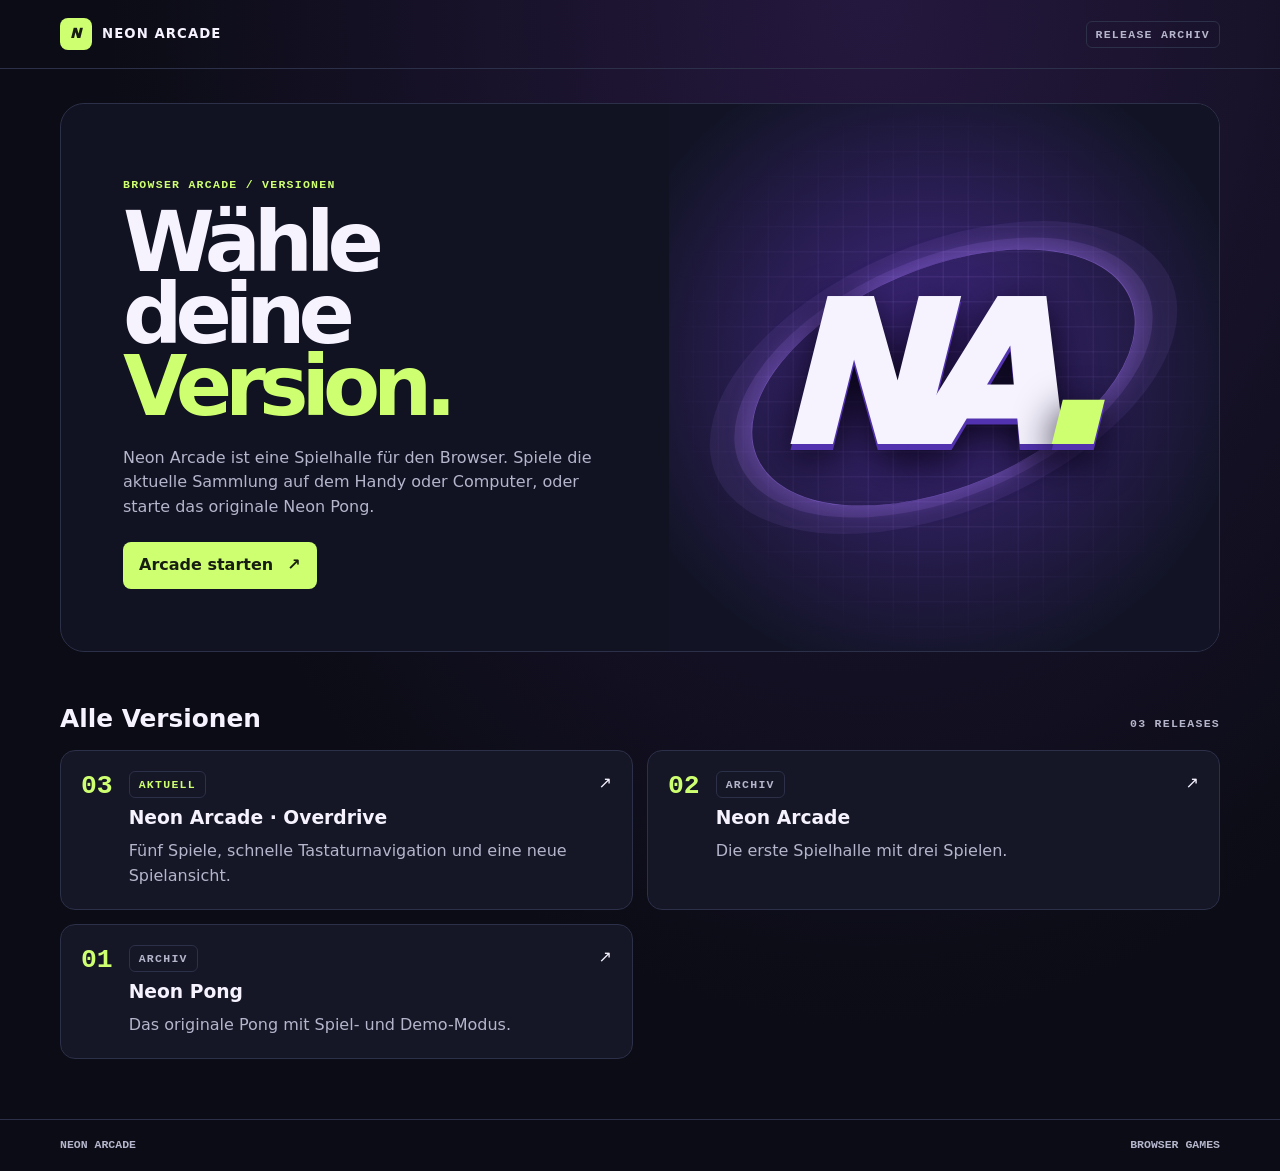
<file: index.html>
<!doctype html>
<html lang="de">
<head>
<meta charset="utf-8">
<meta name="viewport" content="width=device-width, initial-scale=1">
<meta name="theme-color" content="#0b0c15">
<title>Neon Arcade · Versionen</title>
<link rel="stylesheet" href="v2/arcade.css">
</head>
<body class="archive">
<header class="top"><span class="brand"><span class="logo">N</span> NEON ARCADE</span><span class="tag">RELEASE ARCHIV</span></header>
<main class="wrap">
<section class="hero">
<div class="hero-copy"><p class="eyebrow">BROWSER ARCADE / VERSIONEN</p><h1>Wähle deine<br><em>Version.</em></h1><p>Neon Arcade ist eine Spielhalle für den Browser. Spiele die aktuelle Sammlung auf dem Handy oder Computer, oder starte das originale Neon Pong.</p><a class="primary" href="v3/">Arcade starten <span aria-hidden="true">↗</span></a></div>
<div class="hero-art" aria-hidden="true"><div class="orb"></div><span>NA<span>.</span></span></div>
</section>
<section aria-labelledby="versions">
<div class="section-head"><h2 id="versions">Alle Versionen</h2><span>03 RELEASES</span></div>
<div class="versions">
<a class="version" href="v3/"><span class="version-no">03</span><div><span class="tag accent">AKTUELL</span><h3>Neon Arcade · Overdrive</h3><p>Fünf Spiele, schnelle Tastaturnavigation und eine neue Spielansicht.</p></div><span aria-hidden="true">↗</span></a>
<a class="version" href="v2/"><span class="version-no">02</span><div><span class="tag">ARCHIV</span><h3>Neon Arcade</h3><p>Die erste Spielhalle mit drei Spielen.</p></div><span aria-hidden="true">↗</span></a>
<a class="version" href="v1/"><span class="version-no">01</span><div><span class="tag">ARCHIV</span><h3>Neon Pong</h3><p>Das originale Pong mit Spiel- und Demo-Modus.</p></div><span aria-hidden="true">↗</span></a>
</div>
</section>
</main>
<footer class="foot"><span>NEON ARCADE</span><span>BROWSER GAMES</span></footer>
</body></html>
</file>
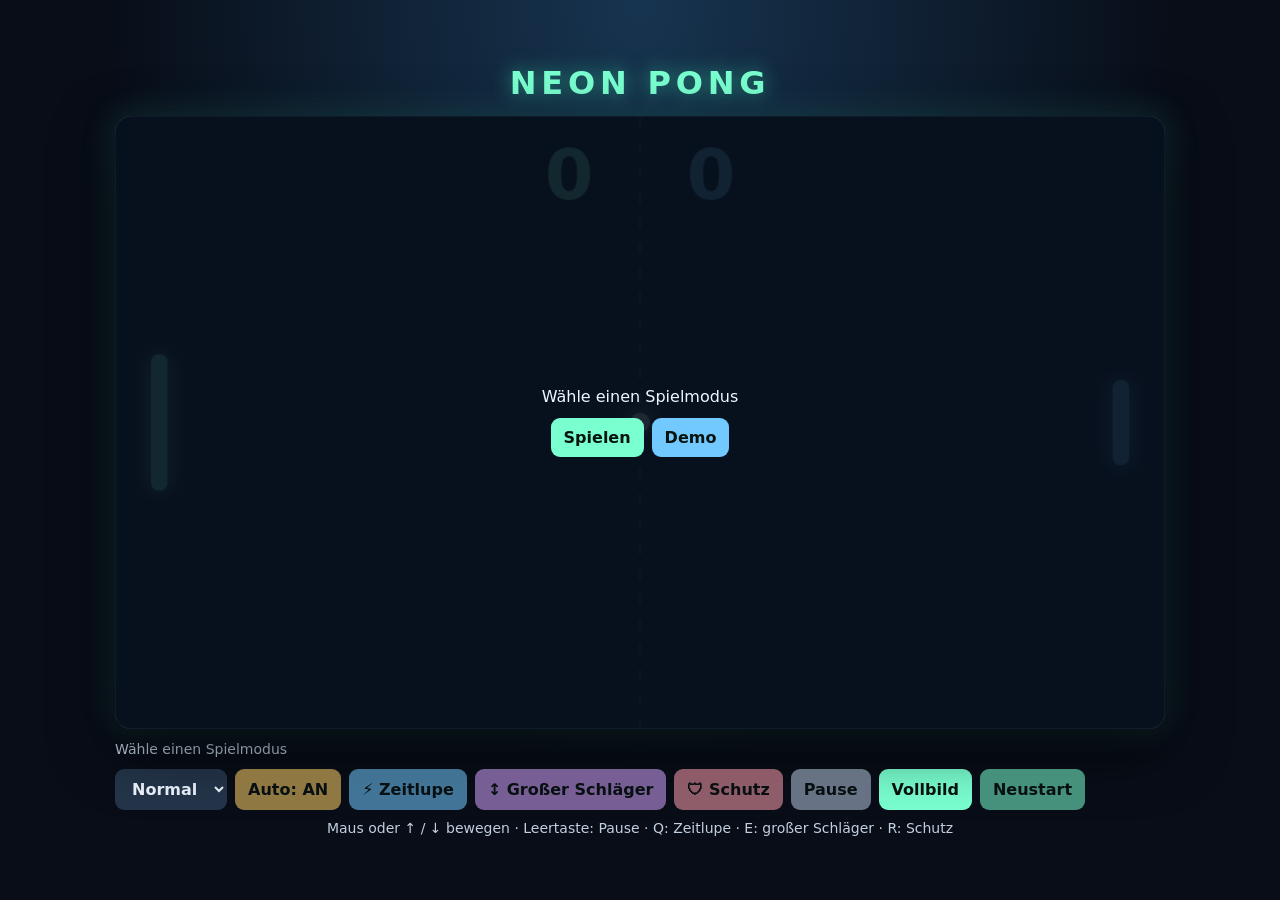
<file: v1/index.html>
<!DOCTYPE html>
<html lang="de">
<head>
  <meta charset="UTF-8">
  <meta name="viewport" content="width=device-width, initial-scale=1">
  <title>Neon Pong – PC</title>
  <style>
    * { box-sizing: border-box; }

    body {
      margin: 0;
      min-height: 100vh;
      display: grid;
      place-items: center;
      padding: 24px;
      color: #eef5ff;
      background:
        radial-gradient(ellipse at 50% 0%, #173450, transparent 60%),
        #080d17;
      font-family: system-ui, sans-serif;
    }

    main { width: min(1050px, 96vw); text-align: center; }

    h1 {
      margin: 0 0 14px;
      color: #7affd0;
      letter-spacing: .15em;
      text-shadow: 0 0 20px #45ffc088;
    }

    canvas {
      display: block;
      width: 100%;
      height: auto;
      border: 1px solid #6b819b;
      border-radius: 16px;
      background: #0a1320;
      box-shadow: 0 20px 60px #0009, 0 0 35px #44d9c533;
      cursor: crosshair;
    }

    .arena { position: relative; }

    .start-menu {
      position: absolute;
      inset: 0;
      display: grid;
      place-content: center;
      gap: 12px;
      border-radius: 16px;
      background: #07101de6;
    }

    .start-menu[hidden] { display: none; }
    .start-menu p { margin: 0; }
    .start-menu .buttons { justify-content: center; }
    #demoButton { background: #72c9ff; }

    .toolbar {
      display: flex;
      justify-content: space-between;
      align-items: center;
      gap: 12px;
      flex-wrap: wrap;
      margin-top: 12px;
    }

    .buttons {
      display: flex;
      gap: 8px;
      flex-wrap: wrap;
    }

    button, select {
      border: 0;
      border-radius: 9px;
      padding: 10px 13px;
      font: inherit;
      font-weight: 800;
    }

    button {
      color: #07130f;
      background: #7affd0;
      cursor: pointer;
    }

    button:hover:not(:disabled) { filter: brightness(1.12); }
    button:disabled { opacity: .55; cursor: default; }
    select { color: #eef5ff; background: #24354a; cursor: pointer; }

    #autoButton { background: #ffd166; }
    #boostButton { background: #72c9ff; }
    #bigButton { background: #d3a4ff; }
    #shieldButton { background: #ff9eae; }
    #pauseButton { background: #b6c8df; }

    .status, .help {
      color: #c1cfe0;
      font-size: 14px;
    }

    .status { min-width: 190px; text-align: left; }
    .help { margin: 10px 0 0; }

    main:fullscreen {
      width: 100%;
      height: 100%;
      padding: 20px;
      display: flex;
      flex-direction: column;
      justify-content: center;
      background: #080d17;
    }

    main:fullscreen .arena { align-self: center; max-width: 100%; }

    main:fullscreen canvas {
      width: auto;
      height: min(75vh, 650px);
      max-width: 100%;
      margin: 0 auto;
    }

    @media (max-width: 700px) {
      body { padding: 12px; }
      .toolbar { justify-content: center; }
      .status { text-align: center; }
      .buttons { justify-content: center; }
    }
  </style>
</head>
<body>
  <main id="gameShell">
    <h1>NEON PONG</h1>

    <div class="arena">
      <canvas id="game" width="960" height="560" aria-label="Neon Pong" tabindex="0"></canvas>
      <section class="start-menu" id="startMenu" aria-label="Spielmodus">
        <p>Wähle einen Spielmodus</p>
        <div class="buttons">
          <button id="playButton" type="button">Spielen</button>
          <button id="demoButton" type="button">Demo</button>
        </div>
      </section>
    </div>

    <div class="toolbar">
      <div id="status" class="status">Links: Auto · Rechts: Computer</div>

      <div class="buttons">
        <select id="difficulty" aria-label="Schwierigkeit">
          <option value="easy">Leicht</option>
          <option value="normal" selected>Normal</option>
          <option value="hard">Schwer</option>
        </select>
        <button id="autoButton" type="button">Auto: AN</button>
        <button id="boostButton" type="button">⚡ Zeitlupe</button>
        <button id="bigButton" type="button">↕ Großer Schläger</button>
        <button id="shieldButton" type="button">🛡 Schutz</button>
        <button id="pauseButton" type="button">Pause</button>
        <button id="fullscreenButton" type="button">Vollbild</button>
        <button id="restartButton" type="button">Neustart</button>
      </div>
    </div>

    <p class="help">
      Maus oder ↑ / ↓ bewegen · Leertaste: Pause · Q: Zeitlupe · E: großer Schläger · R: Schutz
    </p>
  </main>

  <script>
    const canvas = document.querySelector("#game");
    const ctx = canvas.getContext("2d");
    const shell = document.querySelector("#gameShell");

    const startMenu = document.querySelector("#startMenu");
    const playButton = document.querySelector("#playButton");
    const demoButton = document.querySelector("#demoButton");

    const statusText = document.querySelector("#status");
    const difficulty = document.querySelector("#difficulty");
    const autoButton = document.querySelector("#autoButton");
    const boostButton = document.querySelector("#boostButton");
    const bigButton = document.querySelector("#bigButton");
    const shieldButton = document.querySelector("#shieldButton");
    const pauseButton = document.querySelector("#pauseButton");
    const fullscreenButton = document.querySelector("#fullscreenButton");
    const restartButton = document.querySelector("#restartButton");

    const W = canvas.width;
    const H = canvas.height;
    const BALL_R = 9;
    const PADDLE_W = 15;
    const PLAYER_NORMAL_H = 125;
    const PLAYER_BIG_H = 205;
    const CPU_H = 78;
    const WIN_SCORE = 5;

    const player = {
      x: 32, y: H / 2 - PLAYER_NORMAL_H / 2,
      w: PADDLE_W, h: PLAYER_NORMAL_H,
      score: 0, color: "#7affd0"
    };

    const cpu = {
      x: W - 32 - PADDLE_W, y: H / 2 - CPU_H / 2,
      w: PADDLE_W, h: CPU_H,
      score: 0, color: "#72c9ff"
    };

    const ball = { x: W / 2, y: H / 2, vx: 0, vy: 0 };
    const keys = { up: false, down: false };
    const particles = [];

    let autoPlay = true;
    let running = false;
    let paused = false;
    let message = "";
    let lastTime = 0;
    let serveTimer = 0;
    let serveDirection = 1;

    let slowTime = 0;
    let slowCooldown = 0;
    let bigTime = 0;
    let bigCooldown = 0;
    let shieldTime = 0;
    let notice = "";
    let noticeTime = 0;

    function startServe(direction) {
      ball.x = W / 2;
      ball.y = H / 2;
      ball.vx = 0;
      ball.vy = 0;
      serveDirection = direction;
      serveTimer = 0.75;
    }

    function startGame(automatic) {
      autoPlay = automatic;
      startMenu.hidden = true;
      resetGame();
      canvas.focus({ preventScroll: true });
    }

    function resetGame() {
      keys.up = keys.down = false;
      player.score = 0;
      cpu.score = 0;
      player.h = PLAYER_NORMAL_H;
      player.y = H / 2 - player.h / 2;
      cpu.y = H / 2 - cpu.h / 2;

      particles.length = 0;
      slowTime = slowCooldown = 0;
      bigTime = bigCooldown = shieldTime = 0;
      notice = message = "";
      running = true;
      paused = false;
      pauseButton.textContent = "Pause";

      startServe(Math.random() < 0.5 ? -1 : 1);
      updateButtons();
    }

    function clampPaddle(paddle) {
      paddle.y = Math.max(0, Math.min(H - paddle.h, paddle.y));
    }

    function takeManualControl() {
      if (autoPlay) {
        autoPlay = false;
        updateButtons();
      }
    }

    function activateSlow() {
      if (!running || paused || slowCooldown > 0) return;
      slowTime = 2.5;
      slowCooldown = 7;
      showNotice("ZEITLUPE!");
      burst(ball.x, ball.y, "#ffd166");
    }

    function activateBigPaddle() {
      if (!running || paused || bigCooldown > 0) return;
      bigTime = 5;
      bigCooldown = 10;
      player.h = PLAYER_BIG_H;
      clampPaddle(player);
      showNotice("GROSSER SCHLÄGER!");
      burst(player.x + player.w, player.y + player.h / 2, "#d3a4ff");
    }

    function activateShield() {
      if (!running || paused || shieldTime > 0) return;
      shieldTime = 8;
      showNotice("SCHUTZ AKTIV!");
      burst(player.x + player.w, player.y + player.h / 2, "#ff9eae");
    }

    function showNotice(text) {
      notice = text;
      noticeTime = 1.4;
    }

    function togglePause() {
      if (!running) return;
      paused = !paused;
      pauseButton.textContent = paused ? "Weiter" : "Pause";
      updateButtons();
    }

    function update(dt) {
      if (!running || paused) return;

      const seconds = Math.min(dt / 1000, 0.04);

      // Spieler-Schläger: automatische oder manuelle Steuerung.
      if (autoPlay) {
        const target = ball.y - player.h / 2;
        const difference = target - player.y;
        const speed = ball.vx < 0 ? 520 : 300;
        player.y += Math.max(-speed * seconds, Math.min(speed * seconds, difference));
      } else {
        if (keys.up) player.y -= 430 * seconds;
        if (keys.down) player.y += 430 * seconds;
      }
      clampPaddle(player);

      // Computer rechts: Stärke über die Auswahl einstellbar.
      const level = difficulty.value;
      const cpuSpeed = level === "easy" ? 205 : level === "normal" ? 290 : 390;
      const missAmount = level === "easy" ? 34 : level === "normal" ? 20 : 8;
      const target = ball.y + Math.sin(performance.now() / 400) * missAmount - cpu.h / 2;
      const cpuDifference = target - cpu.y;
      cpu.y += Math.max(-cpuSpeed * seconds, Math.min(cpuSpeed * seconds, cpuDifference));
      clampPaddle(cpu);

      if (serveTimer > 0) {
        serveTimer -= seconds;
        if (serveTimer <= 0) {
          const angle = Math.random() * 0.6 - 0.3;
          const speed = 335;
          ball.vx = Math.cos(angle) * speed * serveDirection;
          ball.vy = Math.sin(angle) * speed;
        }
      } else {
        const speedFactor = slowTime > 0 ? 0.55 : 1;
        ball.x += ball.vx * seconds * speedFactor;
        ball.y += ball.vy * seconds * speedFactor;

        // Kollision mit oberer und unterer Wand.
        if (ball.y - BALL_R <= 0) {
          ball.y = BALL_R;
          ball.vy = Math.abs(ball.vy);
          burst(ball.x, ball.y, "#72c9ff");
        } else if (ball.y + BALL_R >= H) {
          ball.y = H - BALL_R;
          ball.vy = -Math.abs(ball.vy);
          burst(ball.x, ball.y, "#72c9ff");
        }

        checkPaddleCollision(player, 1);
        checkPaddleCollision(cpu, -1);

        // Schutzschild verhindert einen Punktverlust einmal pro Aktivierung.
        if (ball.x + BALL_R < 0) {
          if (shieldTime > 0) {
            shieldTime = 0;
            ball.x = BALL_R;
            ball.vx = Math.abs(ball.vx);
            showNotice("SCHUTZ HAT DICH GERETTET!");
            burst(ball.x, ball.y, "#ff9eae");
          } else {
            scorePoint(cpu, 1);
          }
        }

        if (ball.x - BALL_R > W) scorePoint(player, -1);
      }

      slowTime = Math.max(0, slowTime - seconds);
      slowCooldown = Math.max(0, slowCooldown - seconds);
      bigCooldown = Math.max(0, bigCooldown - seconds);
      shieldTime = Math.max(0, shieldTime - seconds);
      noticeTime = Math.max(0, noticeTime - seconds);

      if (bigTime > 0) {
        bigTime = Math.max(0, bigTime - seconds);
        if (bigTime === 0) {
          player.h = PLAYER_NORMAL_H;
          clampPaddle(player);
        }
      }

      updateParticles(seconds);
      updateButtons();
    }

    function checkPaddleCollision(paddle, direction) {
      const overlapsX =
        ball.x + BALL_R >= paddle.x &&
        ball.x - BALL_R <= paddle.x + paddle.w;
      const overlapsY =
        ball.y + BALL_R >= paddle.y &&
        ball.y - BALL_R <= paddle.y + paddle.h;
      const movingToward = direction > 0 ? ball.vx < 0 : ball.vx > 0;

      if (!overlapsX || !overlapsY || !movingToward) return;

      const offset = (ball.y - (paddle.y + paddle.h / 2)) / (paddle.h / 2);
      const speed = Math.min(Math.hypot(ball.vx, ball.vy) + 18, 540);
      const angle = offset * 0.82;

      ball.vx = direction * Math.cos(angle) * speed;
      ball.vy = Math.sin(angle) * speed;

      // Ball aus dem Schläger heraussetzen, damit er nicht darin hängen bleibt.
      ball.x = direction > 0
        ? paddle.x + paddle.w + BALL_R
        : paddle.x - BALL_R;

      burst(ball.x, ball.y, paddle.color);
    }

    function scorePoint(scorer, nextDirection) {
      if (!running) return;

      scorer.score++;
      burst(ball.x, ball.y, scorer.color);

      if (scorer.score >= WIN_SCORE) {
        running = false;
        message = scorer === player ? "DU HAST GEWONNEN!" : "COMPUTER GEWINNT!";
      } else {
        startServe(nextDirection);
      }
    }

    function burst(x, y, color) {
      for (let i = 0; i < 12; i++) {
        const angle = Math.random() * Math.PI * 2;
        const speed = 45 + Math.random() * 170;
        particles.push({
          x, y,
          vx: Math.cos(angle) * speed,
          vy: Math.sin(angle) * speed,
          life: 1,
          color
        });
      }
    }

    function updateParticles(seconds) {
      for (let i = particles.length - 1; i >= 0; i--) {
        const p = particles[i];
        p.x += p.vx * seconds;
        p.y += p.vy * seconds;
        p.life -= 2.2 * seconds;
        if (p.life <= 0) particles.splice(i, 1);
      }
    }

    function updateButtons() {
      autoButton.disabled = !startMenu.hidden;
      pauseButton.disabled = !running;
      restartButton.disabled = !startMenu.hidden;
      autoButton.textContent = autoPlay ? "Auto: AN" : "Auto: AUS";
      statusText.textContent = !startMenu.hidden
        ? "Wähle einen Spielmodus"
        : autoPlay
          ? "Links: Auto · Rechts: Computer"
          : "Links: Du spielst · Rechts: Computer";

      boostButton.textContent = slowTime > 0
        ? `⚡ Zeitlupe ${slowTime.toFixed(1)}s`
        : slowCooldown > 0
          ? `⚡ Aufladen ${slowCooldown.toFixed(1)}s`
          : "⚡ Zeitlupe";

      bigButton.textContent = bigTime > 0
        ? `↕ Groß ${bigTime.toFixed(1)}s`
        : bigCooldown > 0
          ? `↕ Aufladen ${bigCooldown.toFixed(1)}s`
          : "↕ Großer Schläger";

      shieldButton.textContent = shieldTime > 0
        ? `🛡 Schutz ${shieldTime.toFixed(1)}s`
        : "🛡 Schutz";

      boostButton.disabled = !running || paused || slowCooldown > 0;
      bigButton.disabled = !running || paused || bigCooldown > 0;
      shieldButton.disabled = !running || paused || shieldTime > 0;
    }

    function draw() {
      ctx.clearRect(0, 0, W, H);
      ctx.fillStyle = "#0a1320";
      ctx.fillRect(0, 0, W, H);

      // Mittellinie und dezentes Spielfeldraster.
      ctx.strokeStyle = "#72869b16";
      ctx.lineWidth = 1;
      for (let x = 20; x < W; x += 40) {
        ctx.beginPath();
        ctx.moveTo(x, 0);
        ctx.lineTo(x, H);
        ctx.stroke();
      }

      ctx.setLineDash([10, 13]);
      ctx.strokeStyle = "#73869b66";
      ctx.lineWidth = 3;
      ctx.beginPath();
      ctx.moveTo(W / 2, 0);
      ctx.lineTo(W / 2, H);
      ctx.stroke();
      ctx.setLineDash([]);

      // Punktestand.
      ctx.textAlign = "center";
      ctx.font = "800 64px system-ui, sans-serif";
      ctx.fillStyle = player.color;
      ctx.fillText(player.score, W / 2 - 65, 75);
      ctx.fillStyle = cpu.color;
      ctx.fillText(cpu.score, W / 2 + 65, 75);

      drawPaddle(player);
      drawPaddle(cpu);
      drawBall();

      for (const p of particles) {
        ctx.globalAlpha = p.life;
        ctx.fillStyle = p.color;
        ctx.beginPath();
        ctx.arc(p.x, p.y, 4 * p.life, 0, Math.PI * 2);
        ctx.fill();
      }
      ctx.globalAlpha = 1;

      if (shieldTime > 0) {
        ctx.strokeStyle = "#ff9eae";
        ctx.lineWidth = 5;
        ctx.beginPath();
        ctx.moveTo(12, 0);
        ctx.lineTo(12, H);
        ctx.stroke();
      }

      if (noticeTime > 0) {
        ctx.globalAlpha = Math.min(1, noticeTime);
        ctx.fillStyle = "#fff";
        ctx.font = "800 24px system-ui, sans-serif";
        ctx.fillText(notice, W / 2, H - 24);
        ctx.globalAlpha = 1;
      }

      if (serveTimer > 0 && running && !paused) {
        ctx.fillStyle = "#c1cfe0";
        ctx.font = "600 18px system-ui, sans-serif";
        ctx.fillText("Gleich geht's los …", W / 2, H - 25);
      }

      if (paused || message) {
        ctx.fillStyle = "#07101ddd";
        ctx.fillRect(0, 0, W, H);
        ctx.fillStyle = "#fff";
        ctx.font = "800 40px system-ui, sans-serif";
        ctx.fillText(message || "PAUSE", W / 2, H / 2);
        ctx.fillStyle = "#c1cfe0";
        ctx.font = "18px system-ui, sans-serif";
        ctx.fillText(
          message ? "Klicke auf Neustart für eine neue Runde" : "Leertaste oder Weiter zum Fortsetzen",
          W / 2, H / 2 + 38
        );
      }
    }

    function drawPaddle(paddle) {
      ctx.save();
      ctx.shadowBlur = 20;
      ctx.shadowColor = paddle.color;
      ctx.fillStyle = paddle.color;
      ctx.beginPath();
      ctx.roundRect(paddle.x, paddle.y, paddle.w, paddle.h, 7);
      ctx.fill();
      ctx.restore();
    }

    function drawBall() {
      ctx.save();
      ctx.shadowBlur = slowTime > 0 ? 30 : 20;
      ctx.shadowColor = slowTime > 0 ? "#ffd166" : "#ffffff";
      ctx.fillStyle = slowTime > 0 ? "#ffd166" : "#ffffff";
      ctx.beginPath();
      ctx.arc(ball.x, ball.y, BALL_R, 0, Math.PI * 2);
      ctx.fill();
      ctx.restore();
    }

    function frame(time) {
      const dt = lastTime ? Math.min(time - lastTime, 40) : 16.67;
      lastTime = time;
      update(dt);
      draw();
      requestAnimationFrame(frame);
    }

    canvas.addEventListener("pointermove", (event) => {
      if (paused || !running || autoPlay) return;
      const rect = canvas.getBoundingClientRect();
      const scaleY = H / rect.height;
      player.y = (event.clientY - rect.top) * scaleY - player.h / 2;
      clampPaddle(player);
    });

    window.addEventListener("keydown", (event) => {
      if (!startMenu.hidden || event.target.closest("button, select")) return;

      if (event.key === "ArrowUp" || event.key === "ArrowDown") {
        takeManualControl();
        event.preventDefault();
        if (event.key === "ArrowUp") keys.up = true;
        if (event.key === "ArrowDown") keys.down = true;
      }

      if (event.code === "Space") {
        event.preventDefault();
        togglePause();
      }

      if (event.key.toLowerCase() === "q") activateSlow();
      if (event.key.toLowerCase() === "e") activateBigPaddle();
      if (event.key.toLowerCase() === "r") activateShield();
    });

    window.addEventListener("keyup", (event) => {
      if (event.key === "ArrowUp") keys.up = false;
      if (event.key === "ArrowDown") keys.down = false;
    });

    playButton.addEventListener("click", () => startGame(false));
    demoButton.addEventListener("click", () => startGame(true));

    autoButton.addEventListener("click", () => {
      autoPlay = !autoPlay;
      canvas.focus({ preventScroll: true });
      updateButtons();
    });

    boostButton.addEventListener("click", activateSlow);
    bigButton.addEventListener("click", activateBigPaddle);
    shieldButton.addEventListener("click", activateShield);
    pauseButton.addEventListener("click", togglePause);
    restartButton.addEventListener("click", () => {
      resetGame();
      canvas.focus({ preventScroll: true });
    });

    fullscreenButton.addEventListener("click", async () => {
      try {
        if (!document.fullscreenElement) {
          await shell.requestFullscreen();
        } else {
          await document.exitFullscreen();
        }
      } catch {
        fullscreenButton.textContent = "Vollbild nicht verfügbar";
      }
    });

    document.addEventListener("fullscreenchange", () => {
      fullscreenButton.textContent =
        document.fullscreenElement ? "Vollbild verlassen" : "Vollbild";
    });

    updateButtons();
    requestAnimationFrame(frame);
  </script>
</body>
</html>
</file>
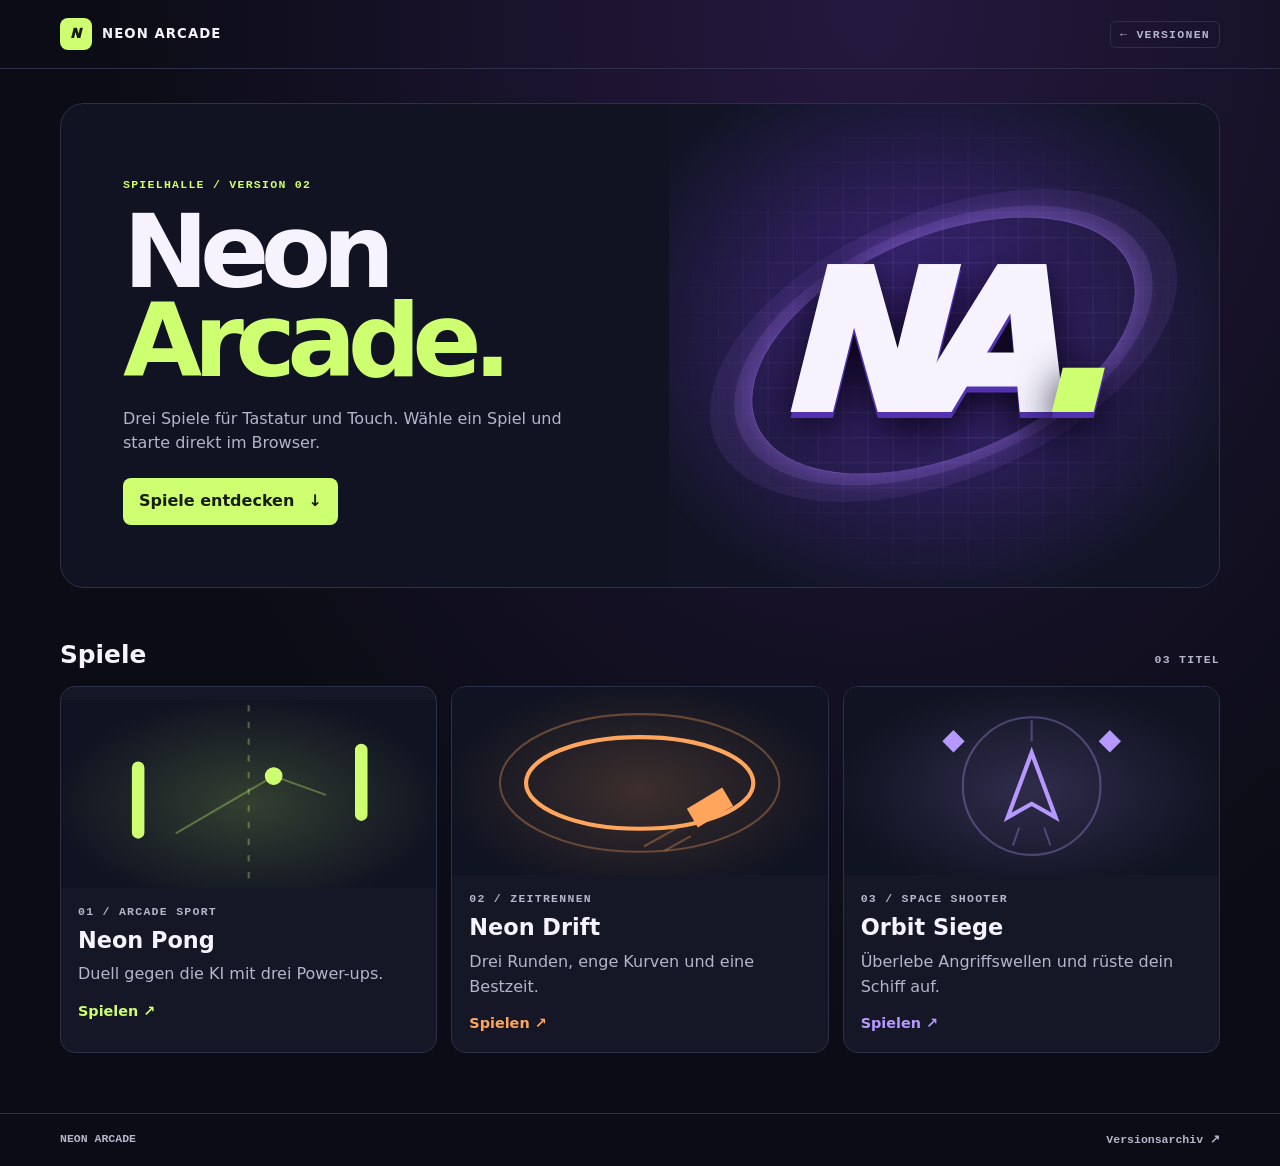
<file: v2/index.html>
<!doctype html>
<html lang="de">
<head>
<meta charset="utf-8">
<meta name="viewport" content="width=device-width, initial-scale=1">
<meta name="theme-color" content="#0b0c15">
<title>Neon Arcade · Spielhalle</title>
<link rel="stylesheet" href="arcade.css">
<script type="module" src="arcade.js"></script>
</head>
<body>
<header class="top"><a class="brand" href="./"><span class="logo">N</span> NEON ARCADE</a><a class="tag" href="../">← VERSIONEN</a></header>
<main class="wrap" id="catalog">
<section class="hero">
<div class="hero-copy"><p class="eyebrow">SPIELHALLE / VERSION 02</p><h1>Neon<br><em>Arcade.</em></h1><p>Drei Spiele für Tastatur und Touch. Wähle ein Spiel und starte direkt im Browser.</p><a class="primary" href="#games">Spiele entdecken <span aria-hidden="true">↓</span></a></div>
<div class="hero-art" aria-hidden="true"><div class="orb"></div><span>NA<span>.</span></span></div>
</section>
<section aria-labelledby="games">
<div class="section-head"><h2 id="games">Spiele</h2><span>03 TITEL</span></div>
<div class="cards">
<button class="card pong" data-game="pong"><svg viewBox="0 0 360 180" aria-hidden="true"><path class="guide" d="M180 5v170" stroke-dasharray="6 10"/><path d="M74 65v62m214-79v62" stroke-width="12" stroke-linecap="round"/><path class="guide" d="m110 128 94-55 50 18"/><circle cx="204" cy="73" r="8" fill="currentColor"/></svg><span class="card-copy"><small>01 / ARCADE SPORT</small><strong>Neon Pong</strong><span>Duell gegen die KI mit drei Power-ups.</span><b>Spielen ↗</b></span></button>
<button class="card drift" data-game="drift"><svg viewBox="0 0 360 180" aria-hidden="true"><ellipse class="guide" cx="180" cy="92" rx="134" ry="66"/><ellipse cx="180" cy="92" rx="109" ry="44" stroke-width="4"/><path d="m226 117 33-20 10 17-33 20z" fill="currentColor"/><path class="guide" d="m220 133-36 20m45-10-25 14"/></svg><span class="card-copy"><small>02 / ZEITRENNEN</small><strong>Neon Drift</strong><span>Drei Runden, enge Kurven und eine Bestzeit.</span><b>Spielen ↗</b></span></button>
<button class="card orbit" data-game="orbit"><svg viewBox="0 0 360 180" aria-hidden="true"><circle class="guide" cx="180" cy="95" r="66"/><path d="m180 63 23 62-23-13-23 13z" stroke-width="4"/><path d="m105 42 10 10-10 10-10-10zm150 0 10 10-10 10-10-10z" fill="currentColor"/><path class="guide" d="M180 32v20m-12 83-6 17m30-17 6 17"/></svg><span class="card-copy"><small>03 / SPACE SHOOTER</small><strong>Orbit Siege</strong><span>Überlebe Angriffswellen und rüste dein Schiff auf.</span><b>Spielen ↗</b></span></button>
</div>
</section>
</main>
<main class="wrap player" id="player" hidden>
<div class="player-head"><button id="back">← Spiele</button><h1 id="game-title"></h1><div class="actions"><button id="pause" aria-keyshortcuts="Escape">Pause</button><button id="full" aria-label="Vollbild">⛶</button></div></div>
<div class="game-deck" id="deck">
<div class="readout" id="readout"></div>
<div class="stage">
<canvas id="screen" width="900" height="540" tabindex="0" aria-label="Spielfeld"></canvas>
<div class="overlay" id="overlay"><h2 id="overlay-title"></h2><p id="overlay-copy"></p><div id="choices" class="actions"></div></div>
</div>
<div id="controls" class="controls" aria-label="Spielsteuerung"></div>
</div>
<p id="instructions" class="instructions"></p>
</main>
<footer class="foot"><span>NEON ARCADE</span><a href="../">Versionsarchiv ↗</a></footer>
</body></html>
</file>
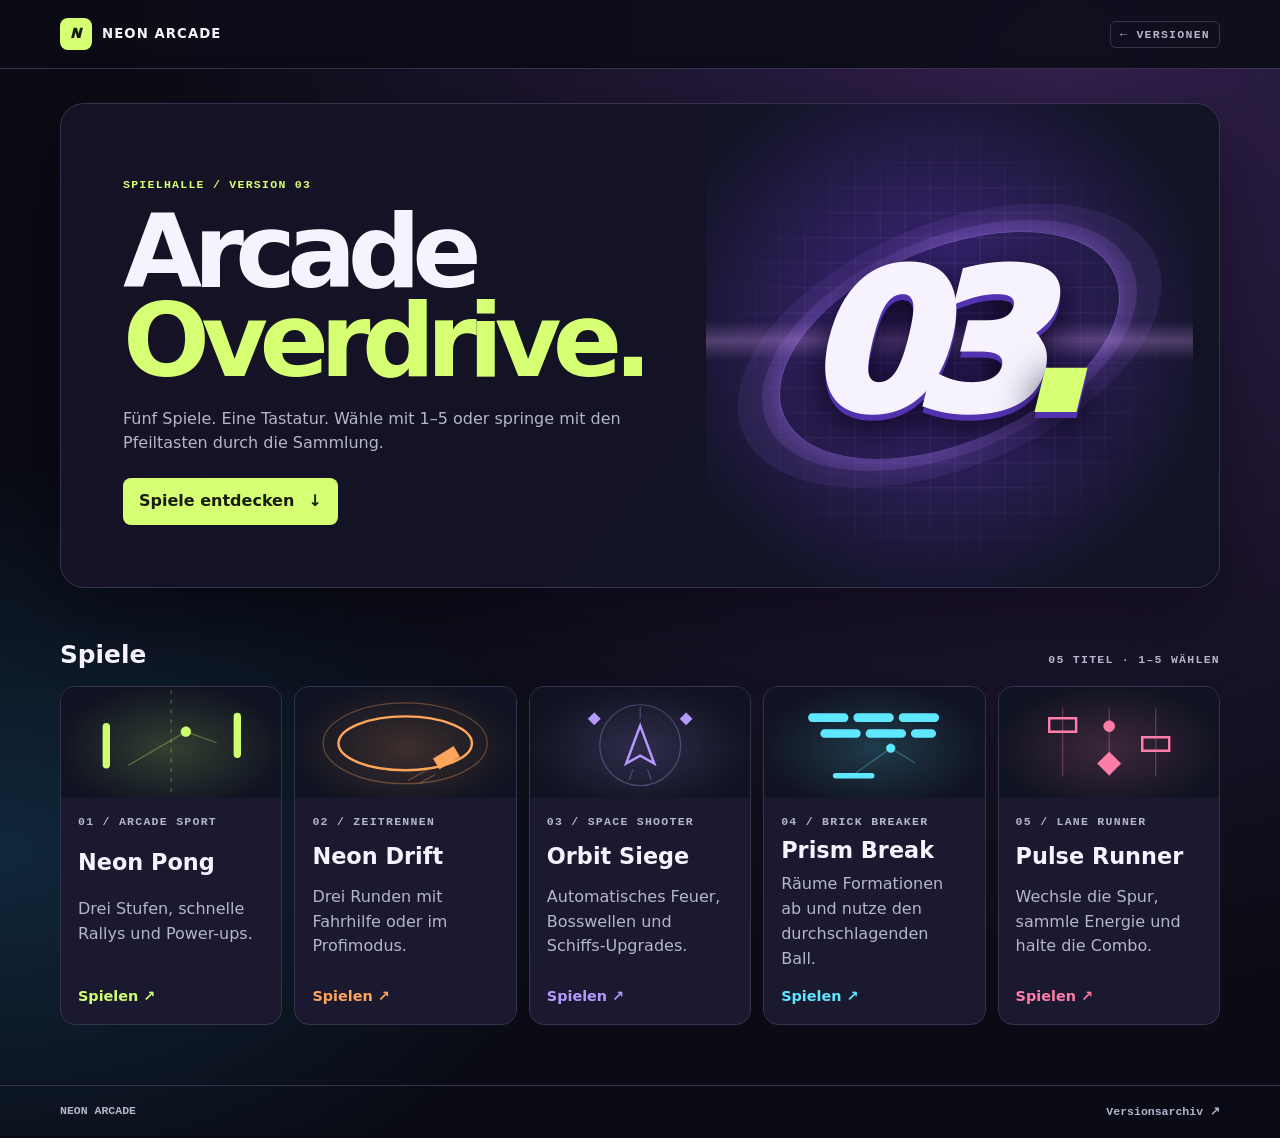
<file: v3/index.html>
<!doctype html>
<html lang="de">
<head>
<meta charset="utf-8">
<meta name="viewport" content="width=device-width, initial-scale=1">
<meta name="theme-color" content="#0b0c15">
<title>Neon Arcade · Overdrive</title>
<link rel="stylesheet" href="arcade.css">
<script type="module" src="arcade.js"></script>
</head>
<body>
<header class="top"><a class="brand" href="./"><span class="logo">N</span> NEON ARCADE</a><a class="tag" href="../">← VERSIONEN</a></header>
<main class="wrap" id="catalog">
<section class="hero">
<div class="hero-copy"><p class="eyebrow">SPIELHALLE / VERSION 03</p><h1>Arcade<br><em>Overdrive.</em></h1><p>Fünf Spiele. Eine Tastatur. Wähle mit 1–5 oder springe mit den Pfeiltasten durch die Sammlung.</p><a class="primary" href="#games">Spiele entdecken <span aria-hidden="true">↓</span></a></div>
<div class="hero-art" aria-hidden="true"><div class="orb"></div><div class="scan"></div><span>03<span>.</span></span></div>
</section>
<section aria-labelledby="games">
<div class="section-head"><h2 id="games">Spiele</h2><span>05 TITEL · 1–5 WÄHLEN</span></div>
<div class="cards" aria-label="Spieleauswahl">
<button class="card pong" data-game="pong"><svg viewBox="0 0 360 180" aria-hidden="true"><path class="guide" d="M180 5v170" stroke-dasharray="6 10"/><path d="M74 65v62m214-79v62" stroke-width="12" stroke-linecap="round"/><path class="guide" d="m110 128 94-55 50 18"/><circle cx="204" cy="73" r="8" fill="currentColor"/></svg><span class="card-copy"><small>01 / ARCADE SPORT</small><strong>Neon Pong</strong><span>Drei Stufen, schnelle Rallys und Power-ups.</span><b>Spielen ↗</b></span></button>
<button class="card drift" data-game="drift"><svg viewBox="0 0 360 180" aria-hidden="true"><ellipse class="guide" cx="180" cy="92" rx="134" ry="66"/><ellipse cx="180" cy="92" rx="109" ry="44" stroke-width="4"/><path d="m226 117 33-20 10 17-33 20z" fill="currentColor"/><path class="guide" d="m220 133-36 20m45-10-25 14"/></svg><span class="card-copy"><small>02 / ZEITRENNEN</small><strong>Neon Drift</strong><span>Drei Runden mit Fahrhilfe oder im Profimodus.</span><b>Spielen ↗</b></span></button>
<button class="card orbit" data-game="orbit"><svg viewBox="0 0 360 180" aria-hidden="true"><circle class="guide" cx="180" cy="95" r="66"/><path d="m180 63 23 62-23-13-23 13z" stroke-width="4"/><path d="m105 42 10 10-10 10-10-10zm150 0 10 10-10 10-10-10z" fill="currentColor"/><path class="guide" d="M180 32v20m-12 83-6 17m30-17 6 17"/></svg><span class="card-copy"><small>03 / SPACE SHOOTER</small><strong>Orbit Siege</strong><span>Automatisches Feuer, Bosswellen und Schiffs-Upgrades.</span><b>Spielen ↗</b></span></button>
<button class="card breaker" data-game="breaker"><svg viewBox="0 0 360 180" aria-hidden="true"><path d="M79 50h52m22 0h52m22 0h52M99 76h52m22 0h52m22 0h27" stroke-width="14" stroke-linecap="round"/><path class="guide" d="m145 144 62-44 40 24"/><circle cx="207" cy="100" r="7" fill="currentColor"/><path d="M117 145h59" stroke-width="9" stroke-linecap="round"/></svg><span class="card-copy"><small>04 / BRICK BREAKER</small><strong>Prism Break</strong><span>Räume Formationen ab und nutze den durchschlagenden Ball.</span><b>Spielen ↗</b></span></button>
<button class="card runner" data-game="runner"><svg viewBox="0 0 360 180" aria-hidden="true"><path class="guide" d="M104 34v112m76-112v112m76-112v112"/><path d="M82 51h44v22H82zM234 82h44v22h-44z" stroke-width="4"/><path d="m180 106 19 19-19 19-19-19z" fill="currentColor"/><circle cx="180" cy="64" r="9" fill="currentColor"/></svg><span class="card-copy"><small>05 / LANE RUNNER</small><strong>Pulse Runner</strong><span>Wechsle die Spur, sammle Energie und halte die Combo.</span><b>Spielen ↗</b></span></button>
</div>
</section>
</main>
<main class="wrap player" id="player" hidden>
<div class="player-head"><button id="back">← Spiele</button><h1 id="game-title"></h1><div class="actions"><button id="pause" aria-keyshortcuts="Escape">Pause</button><button id="restart" aria-keyshortcuts="F2">Neustart <kbd>F2</kbd></button><button id="full" aria-label="Vollbild" aria-keyshortcuts="F">⛶ <kbd>F</kbd></button></div></div>
<div class="game-deck" id="deck">
<div class="readout" id="readout"></div>
<div class="stage">
<canvas id="screen" width="900" height="540" tabindex="0" aria-label="Spielfeld"></canvas>
<div class="overlay" id="overlay"><h2 id="overlay-title"></h2><p id="overlay-copy"></p><div id="choices" class="actions"></div></div>
</div>
<div id="controls" class="controls" aria-label="Spielsteuerung"></div>
</div>
<p id="instructions" class="instructions"></p><div class="keybar"><span><kbd>Esc</kbd> Pause / zurück</span><span><kbd>F2</kbd> Neustart</span><span><kbd>F</kbd> Vollbild</span></div>
</main>
<footer class="foot"><span>NEON ARCADE</span><a href="../">Versionsarchiv ↗</a></footer>
</body></html>
</file>
<file: v2/arcade.css>
:root{color-scheme:dark;--bg:#0b0c15;--panel:#151726;--line:#2c3048;--text:#f6f3ff;--muted:#b5b5cb;--lime:#ceff70;--mono:ui-monospace,Consolas,monospace}
*{box-sizing:border-box}
[hidden]{display:none!important}
html{scroll-behavior:smooth}
body{margin:0;background:radial-gradient(ellipse at 68% 0,#25183f 0,transparent 48rem),var(--bg);color:var(--text);font:16px/1.55 system-ui,sans-serif}
a{color:inherit;text-decoration:none}
button{font:inherit;cursor:pointer}
:focus-visible{outline:2px solid var(--lime);outline-offset:4px}
.top,.foot{display:flex;justify-content:space-between;align-items:center;gap:12px;padding:18px max(20px,calc((100vw - 1160px)/2));border-bottom:1px solid var(--line)}
.foot{border:0;border-top:1px solid var(--line);color:var(--muted);font:700 .72rem var(--mono);margin-top:60px}
.brand{display:inline-flex;align-items:center;gap:10px;font-weight:900;letter-spacing:.08em;font-size:.83rem;white-space:nowrap}
.logo{display:grid;place-items:center;width:32px;height:32px;background:var(--lime);color:#171d10;border-radius:8px;font-weight:1000;font-style:italic}
.tag,.eyebrow,.section-head span,.card small{font:700 .72rem var(--mono);letter-spacing:.11em}
.tag{border:1px solid var(--line);padding:6px 9px;border-radius:6px;color:var(--muted);white-space:nowrap}
.tag.accent,.eyebrow{color:var(--lime)}
.wrap{width:min(1160px,calc(100% - 40px));margin-inline:auto}
.hero{display:grid;grid-template-columns:1.05fr .95fr;align-items:stretch;min-height:365px;margin:34px 0 48px;border:1px solid var(--line);border-radius:24px;overflow:hidden;background:#111222}
.hero-copy{padding:clamp(24px,5vw,62px);z-index:1}
.hero h1{margin:16px 0;font-size:clamp(3.5rem,8vw,7.1rem);line-height:.87;letter-spacing:-.085em}
.archive .hero h1{font-size:clamp(3rem,6.5vw,5.5rem)}
.hero em{font-style:normal;color:var(--lime)}
.hero p:not(.eyebrow){max-width:32rem;color:var(--muted);margin:22px 0}
.primary,.overlay button{display:inline-flex;align-items:center;justify-content:center;gap:14px;background:var(--lime);color:#171d10;padding:10px 15px;border:1px solid transparent;border-radius:8px;font-weight:800}
.hero-art{overflow:hidden;position:relative;min-height:210px;isolation:isolate;display:grid;place-items:center;background:radial-gradient(ellipse at 47% 47%,#422886 0,#211a42 54%,#121426 78%)}
.hero-art:before{content:"";position:absolute;inset:0;background:repeating-linear-gradient(0deg,transparent 0 23px,#b794ff24 24px 25px),repeating-linear-gradient(90deg,transparent 0 23px,#b794ff24 24px 25px);mask-image:radial-gradient(ellipse,#000,transparent 74%)}
.hero-art>span{z-index:1;font-size:clamp(5rem,15vw,12rem);font-weight:1000;font-style:italic;letter-spacing:-.14em;padding-right:.18em;text-shadow:0 6px #5232ae,0 13px 40px #070312}
.hero-art>span span{color:var(--lime)}
.orb{position:absolute;width:74%;aspect-ratio:1;border:1px solid #ad80ff80;border-radius:50%;transform:rotate(-23deg) scaleY(.54);box-shadow:0 0 0 18px #ad80ff24,0 0 0 44px #ad80ff16,0 0 34px #a178ff60}
.section-head{display:flex;align-items:baseline;justify-content:space-between;gap:10px;margin-bottom:12px}
.section-head h2{margin:0;font-size:1.55rem}
.section-head span,.card small{color:var(--muted)}
.cards,.versions{display:grid;gap:14px;grid-template-columns:repeat(3,minmax(0,1fr))}
.versions{grid-template-columns:repeat(2,minmax(0,1fr))}
.version,.card{background:var(--panel);border:1px solid var(--line);border-radius:15px;color:var(--text);text-align:left}
.version:hover,.card:hover{border-color:var(--lime)}
.version{padding:20px;display:grid;grid-template-columns:auto 1fr auto;align-items:start;gap:16px}
.version-no{font:800 1.65rem var(--mono);color:var(--lime)}
.version h3,.version p{margin:.45rem 0 0}
.version p,.card-copy>span{color:var(--muted)}
.card{overflow:hidden;padding:0;--game-color:#ceff70}
.card.drift{--game-color:#ffa65c}
.card.orbit{--game-color:#b698ff}
.card svg{display:block;width:100%;background:radial-gradient(ellipse at 50% 55%,color-mix(in srgb,var(--game-color) 19%,#101321),#101321 74%);color:var(--game-color);stroke:currentColor;fill:none}
.card svg .guide{opacity:.32;stroke-width:2}
.card-copy{display:grid;gap:5px;padding:17px}
.card-copy strong{font-size:1.4rem}
.card-copy b{color:var(--game-color);margin-top:8px;font-size:.9rem}
.player{margin-top:20px}
.player-head,.actions,.controls{display:flex;gap:8px;align-items:center;flex-wrap:wrap}
.player-head{justify-content:space-between;margin-bottom:12px}
.player-head h1{margin:0;font-size:clamp(1.12rem,4vw,1.65rem)}
.player-head button,.controls button{border:1px solid var(--line);border-radius:8px;background:var(--panel);color:var(--text);padding:8px 12px;min-height:42px}
button:disabled{opacity:.48;cursor:default}
.game-deck{border:1px solid var(--line);border-radius:14px;background:#101220;overflow:hidden}
.readout{padding:10px 12px;color:var(--lime);font:700 clamp(.67rem,2vw,.87rem)/1.5 var(--mono);min-height:37px}
.stage{position:relative;display:grid;place-items:center;background:#080b15}
canvas{display:block;width:100%;height:auto;max-height:64svh;object-fit:contain;touch-action:none}
.overlay{position:absolute;inset:0;display:grid;align-content:center;justify-items:center;gap:6px;text-align:center;background:#0b0c15e8;padding:10px;overflow:auto}
.overlay h2,.overlay p{margin:0}
.overlay h2{font-size:clamp(1.2rem,5vw,2.8rem)}
.overlay p{color:var(--muted);font-size:clamp(.76rem,2vw,1rem)}
.overlay .actions{justify-content:center;margin-top:8px}
.overlay button{font-size:clamp(.75rem,2vw,1rem);padding:7px 10px}
.controls{padding:8px;justify-content:center;touch-action:none}
.controls button{font-size:.8rem;min-width:42px;user-select:none;touch-action:none}
.controls button[aria-pressed=true]{color:#121510;background:var(--lime)}
.instructions{color:var(--muted);font-size:.88rem}
.player:fullscreen{display:flex;flex-direction:column;justify-content:center;background:#080b15;border:none;padding:8px 14px;overflow:auto}
.player:fullscreen canvas{max-height:calc(100svh - 200px)}
@media(max-width:700px){.hero{grid-template-columns:1fr;margin-top:20px;margin-bottom:27px}.hero-art{min-height:160px;order:-1}.hero-copy{padding:22px}.cards,.versions{grid-template-columns:1fr}.card{display:grid;grid-template-columns:minmax(90px,36%) 1fr}.card svg{height:100%;min-height:110px}.foot{margin-top:32px}.wrap{width:calc(100% - 26px)}.top,.foot{padding-inline:13px}}
@media(prefers-reduced-motion:reduce){html{scroll-behavior:auto}}
</file>
<file: v3/arcade.css>
:root{color-scheme:dark;--bg:#0b0c15;--panel:#151726;--line:#2c3048;--text:#f6f3ff;--muted:#b5b5cb;--lime:#ceff70;--mono:ui-monospace,Consolas,monospace}
*{box-sizing:border-box}
[hidden]{display:none!important}
html{scroll-behavior:smooth}
body{margin:0;background:radial-gradient(ellipse at 68% 0,#25183f 0,transparent 48rem),var(--bg);color:var(--text);font:16px/1.55 system-ui,sans-serif}
a{color:inherit;text-decoration:none}
button{font:inherit;cursor:pointer}
:focus-visible{outline:2px solid var(--lime);outline-offset:4px}
.top,.foot{display:flex;justify-content:space-between;align-items:center;gap:12px;padding:18px max(20px,calc((100vw - 1160px)/2));border-bottom:1px solid var(--line)}
.foot{border:0;border-top:1px solid var(--line);color:var(--muted);font:700 .72rem var(--mono);margin-top:60px}
.brand{display:inline-flex;align-items:center;gap:10px;font-weight:900;letter-spacing:.08em;font-size:.83rem;white-space:nowrap}
.logo{display:grid;place-items:center;width:32px;height:32px;background:var(--lime);color:#171d10;border-radius:8px;font-weight:1000;font-style:italic}
.tag,.eyebrow,.section-head span,.card small{font:700 .72rem var(--mono);letter-spacing:.11em}
.tag{border:1px solid var(--line);padding:6px 9px;border-radius:6px;color:var(--muted);white-space:nowrap}
.tag.accent,.eyebrow{color:var(--lime)}
.wrap{width:min(1160px,calc(100% - 40px));margin-inline:auto}
.hero{display:grid;grid-template-columns:1.05fr .95fr;align-items:stretch;min-height:365px;margin:34px 0 48px;border:1px solid var(--line);border-radius:24px;overflow:hidden;background:#111222}
.hero-copy{padding:clamp(24px,5vw,62px);z-index:1}
.hero h1{margin:16px 0;font-size:clamp(3.5rem,8vw,7.1rem);line-height:.87;letter-spacing:-.085em}
.archive .hero h1{font-size:clamp(3rem,6.5vw,5.5rem)}
.hero em{font-style:normal;color:var(--lime)}
.hero p:not(.eyebrow){max-width:32rem;color:var(--muted);margin:22px 0}
.primary,.overlay button{display:inline-flex;align-items:center;justify-content:center;gap:14px;background:var(--lime);color:#171d10;padding:10px 15px;border:1px solid transparent;border-radius:8px;font-weight:800}
.hero-art{overflow:hidden;position:relative;min-height:210px;isolation:isolate;display:grid;place-items:center;background:radial-gradient(ellipse at 47% 47%,#422886 0,#211a42 54%,#121426 78%)}
.hero-art:before{content:"";position:absolute;inset:0;background:repeating-linear-gradient(0deg,transparent 0 23px,#b794ff24 24px 25px),repeating-linear-gradient(90deg,transparent 0 23px,#b794ff24 24px 25px);mask-image:radial-gradient(ellipse,#000,transparent 74%)}
.hero-art>span{z-index:1;font-size:clamp(5rem,15vw,12rem);font-weight:1000;font-style:italic;letter-spacing:-.14em;padding-right:.18em;text-shadow:0 6px #5232ae,0 13px 40px #070312}
.hero-art>span span{color:var(--lime)}
.orb{position:absolute;width:74%;aspect-ratio:1;border:1px solid #ad80ff80;border-radius:50%;transform:rotate(-23deg) scaleY(.54);box-shadow:0 0 0 18px #ad80ff24,0 0 0 44px #ad80ff16,0 0 34px #a178ff60}
.section-head{display:flex;align-items:baseline;justify-content:space-between;gap:10px;margin-bottom:12px}
.section-head h2{margin:0;font-size:1.55rem}
.section-head span,.card small{color:var(--muted)}
.cards,.versions{display:grid;gap:14px;grid-template-columns:repeat(3,minmax(0,1fr))}
.versions{grid-template-columns:repeat(2,minmax(0,1fr))}
.version,.card{background:var(--panel);border:1px solid var(--line);border-radius:15px;color:var(--text);text-align:left}
.version:hover,.card:hover{border-color:var(--lime)}
.version{padding:20px;display:grid;grid-template-columns:auto 1fr auto;align-items:start;gap:16px}
.version-no{font:800 1.65rem var(--mono);color:var(--lime)}
.version h3,.version p{margin:.45rem 0 0}
.version p,.card-copy>span{color:var(--muted)}
.card{overflow:hidden;padding:0;--game-color:#ceff70}
.card.drift{--game-color:#ffa65c}
.card.orbit{--game-color:#b698ff}
.card svg{display:block;width:100%;background:radial-gradient(ellipse at 50% 55%,color-mix(in srgb,var(--game-color) 19%,#101321),#101321 74%);color:var(--game-color);stroke:currentColor;fill:none}
.card svg .guide{opacity:.32;stroke-width:2}
.card-copy{display:grid;gap:5px;padding:17px}
.card-copy strong{font-size:1.4rem}
.card-copy b{color:var(--game-color);margin-top:8px;font-size:.9rem}
.player{margin-top:20px}
.player-head,.actions,.controls{display:flex;gap:8px;align-items:center;flex-wrap:wrap}
.player-head{justify-content:space-between;margin-bottom:12px}
.player-head h1{margin:0;font-size:clamp(1.12rem,4vw,1.65rem)}
.player-head button,.controls button{border:1px solid var(--line);border-radius:8px;background:var(--panel);color:var(--text);padding:8px 12px;min-height:42px}
button:disabled{opacity:.48;cursor:default}
.game-deck{border:1px solid var(--line);border-radius:14px;background:#101220;overflow:hidden}
.readout{padding:10px 12px;color:var(--lime);font:700 clamp(.67rem,2vw,.87rem)/1.5 var(--mono);min-height:37px}
.stage{position:relative;display:grid;place-items:center;background:#080b15}
canvas{display:block;width:100%;height:auto;max-height:64svh;object-fit:contain;touch-action:none}
.overlay{position:absolute;inset:0;display:grid;align-content:center;justify-items:center;gap:6px;text-align:center;background:#0b0c15e8;padding:10px;overflow:auto}
.overlay h2,.overlay p{margin:0}
.overlay h2{font-size:clamp(1.2rem,5vw,2.8rem)}
.overlay p{color:var(--muted);font-size:clamp(.76rem,2vw,1rem)}
.overlay .actions{justify-content:center;margin-top:8px}
.overlay button{font-size:clamp(.75rem,2vw,1rem);padding:7px 10px}
.controls{padding:8px;justify-content:center;touch-action:none}
.controls button{font-size:.8rem;min-width:42px;user-select:none;touch-action:none}
.controls button[aria-pressed=true]{color:#121510;background:var(--lime)}
.instructions{color:var(--muted);font-size:.88rem}
.player:fullscreen{display:flex;flex-direction:column;justify-content:center;background:#080b15;border:none;padding:8px 14px;overflow:auto}
.player:fullscreen canvas{max-height:calc(100svh - 200px)}
@media(max-width:700px){.hero{grid-template-columns:1fr;margin-top:20px;margin-bottom:27px}.hero-art{min-height:160px;order:-1}.hero-copy{padding:22px}.cards,.versions{grid-template-columns:1fr}.card{display:grid;grid-template-columns:minmax(90px,36%) 1fr}.card svg{height:100%;min-height:110px}.foot{margin-top:32px}.wrap{width:calc(100% - 26px)}.top,.foot{padding-inline:13px}}
@media(prefers-reduced-motion:reduce){html{scroll-behavior:auto}}

/* Overdrive */
:root{--lime:#d7ff73;--line:#36334e;--panel:#1b1930}
body{background:radial-gradient(ellipse at 83% 6%,#31204d,transparent 58rem),radial-gradient(ellipse at 0 75%,#10273b,transparent 36rem),#0a0b14}
.top{background:#0c0b17d9}
.hero{min-height:330px;background:linear-gradient(130deg,#161225,#111424);box-shadow:0 28px 70px #04030a70}
.hero h1{font-size:clamp(3rem,8vw,7rem)}
.hero-art>.scan{position:absolute;inset:0;background:linear-gradient(transparent 45%,#e0a9ff45 49%,transparent 53%);animation:scan 4s linear infinite}
.hero-art>.orb{animation:orbit 8s ease-in-out infinite}
.hero-art>span{animation:float 5s ease-in-out infinite}
.cards{grid-template-columns:repeat(5,minmax(0,1fr));gap:12px}
.card{position:relative;display:flex;flex-direction:column;transition:transform .18s,border-color .18s,box-shadow .18s}
.card:hover,.card:focus-visible{transform:translateY(-5px);box-shadow:0 12px 34px color-mix(in srgb,var(--game-color) 18%,transparent)}
.card.breaker{--game-color:#5fe7ff}
.card.runner{--game-color:#ff7da8}
.card svg{height:auto;min-height:0;transition:filter .18s}
.card:hover svg,.card:focus-visible svg{filter:brightness(1.3)}
.card-copy{flex:1}
.card-copy b{align-self:end}
.player{width:min(1440px,calc(100% - 34px))}
.player .stage canvas{max-height:max(280px,calc(100dvh - 230px))}
.player-head button{font-weight:700}
.game-deck{box-shadow:0 18px 55px #03040ba0}
.readout{background:linear-gradient(90deg,#2b2540,#111321);letter-spacing:.035em}
.overlay:not([hidden]){animation:fade-in .18s ease-out}
.overlay button:focus-visible{outline-color:white}
.keybar{display:flex;flex-wrap:wrap;gap:14px;color:var(--muted);font-size:.8rem}
kbd{font:700 .7rem var(--mono);display:inline-block;min-width:1.5em;text-align:center;padding:3px 5px;border:1px solid #65617a;border-radius:4px;color:var(--text);background:#222039}
.player:fullscreen{width:100%}
.player:fullscreen .stage canvas{max-height:max(160px,calc(100dvh - 205px))}
@keyframes scan{from{transform:translateY(-65%)}to{transform:translateY(65%)}}
@keyframes orbit{50%{transform:rotate(13deg) scaleY(.48)}}
@keyframes float{50%{transform:translateY(-9px)}}
@keyframes fade-in{from{opacity:0}to{opacity:1}}
@media(min-width:900px) and (pointer:fine){.controls{display:none}.player .stage canvas{max-height:max(260px,calc(100dvh - 185px))}.player:fullscreen .stage canvas{max-height:max(160px,calc(100dvh - 156px))}}
@media(max-width:1050px){.cards{grid-template-columns:repeat(3,minmax(0,1fr))}}
@media(max-width:700px){.cards{grid-template-columns:repeat(2,minmax(0,1fr))}.card-copy{padding:12px}.card-copy strong{font-size:1.12rem}.card-copy>span{font-size:.82rem}.hero h1{font-size:clamp(2.75rem,11vw,4.5rem)}.player-head button{padding:6px 8px;font-size:.8rem}.player .stage canvas{max-height:62dvh}}
@media(prefers-reduced-motion:reduce){*,*::before,*::after{animation:none!important;transition:none!important}}
</file>
